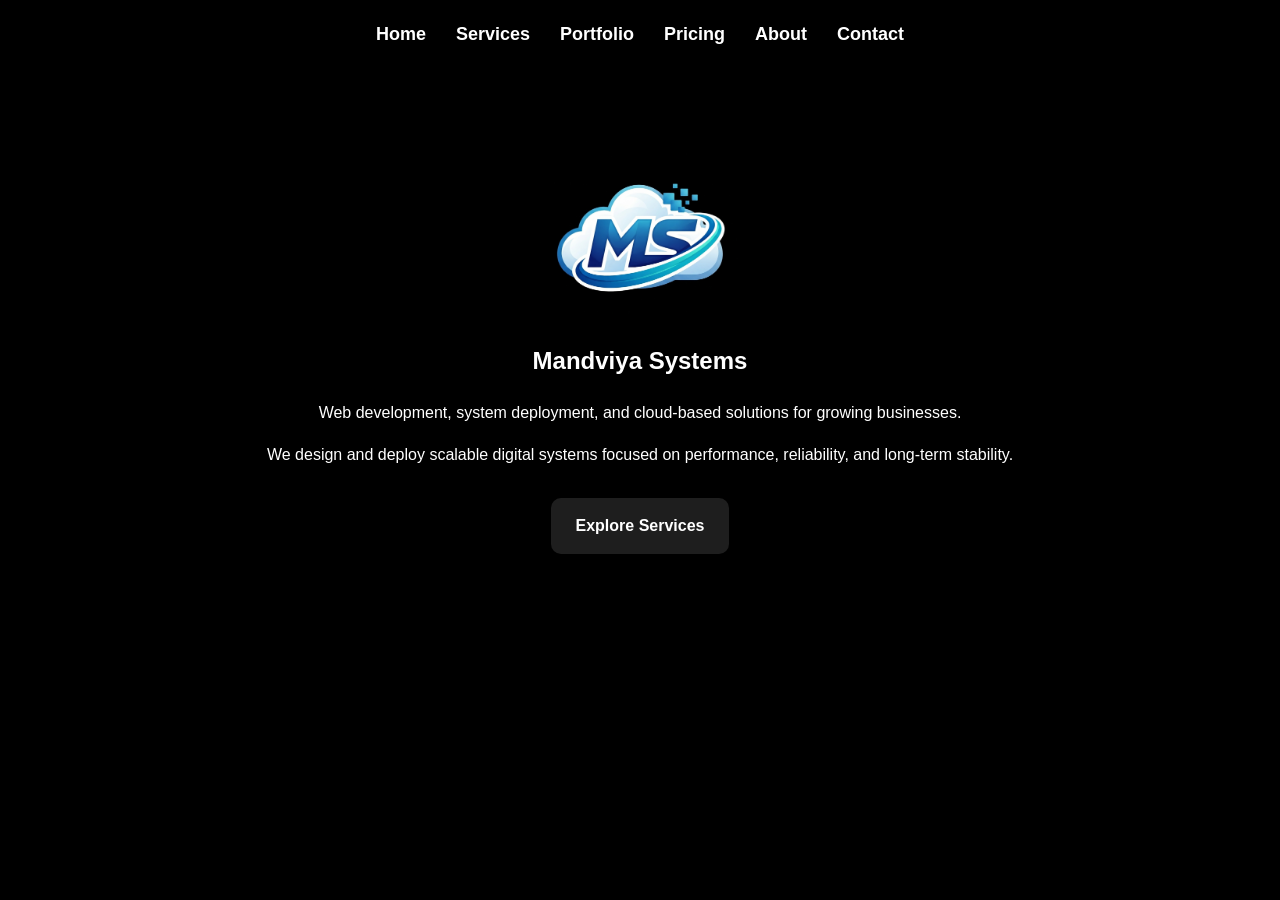
<file: index.html>
<!DOCTYPE html>
<html lang="en">
<head>
  <meta charset="UTF-8">
  <meta name="viewport" content="width=device-width, initial-scale=1.0">
  <title>Mandviya Systems</title>

  <link rel="icon" href="favicon.png" type="image/png" />
  <link rel="stylesheet" href="styles.css">

  <!-- Font Awesome -->
  <link rel="stylesheet" href="https://cdnjs.cloudflare.com/ajax/libs/font-awesome/6.5.1/css/all.min.css">
</head>

<body>

<header>
  <nav class="navbar">
    <ul>
      <li><a href="index.html">Home</a></li>
      <li><a href="services.html">Services</a></li>
      <li><a href="portfolio.html">Portfolio</a></li>
      <li><a href="pricing.html">Pricing</a></li>
      <li><a href="about.html">About</a></li>
      <li><a href="contact.html">Contact</a></li>
    </ul>
  </nav>
</header>

<!-- HERO -->
<section id="home">

  <img src="Logo.png" alt="Mandviya Systems Logo" class="home-logo">

  <h1>Mandviya Systems</h1>

  <p class="tagline">
    Web development, system deployment, and cloud-based solutions for growing businesses.
  </p>

  <p>
    We design and deploy scalable digital systems focused on performance, reliability, and long-term stability.
  </p>

  <a href="services.html" class="cta-button">Explore Services</a>

</section>

</body>
</html>
</file>
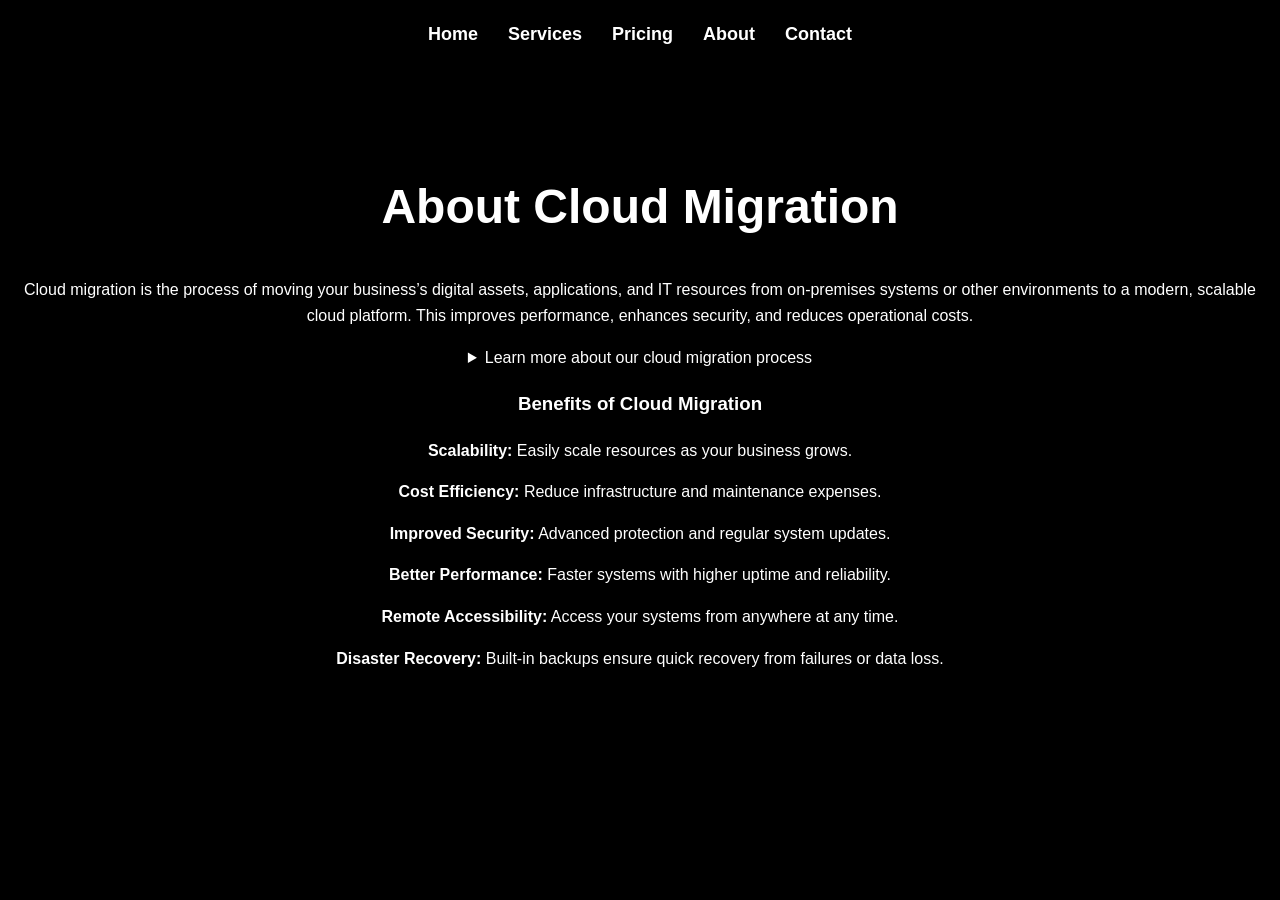
<file: about-cloud-migration.html>
<!DOCTYPE html>
<html lang="en">
<head>
  <meta charset="UTF-8">
  <meta name="viewport" content="width=device-width, initial-scale=1.0">
  <title>About Cloud Migration - Mandviya Systems</title>
  <link rel="icon" href="favicon.png" type="image/png">
  <link rel="stylesheet" href="styles.css">
  <link rel="stylesheet" href="https://cdnjs.cloudflare.com/ajax/libs/font-awesome/6.5.1/css/all.min.css">
  <link href="https://cdn.jsdelivr.net/npm/aos@2.3.4/dist/aos.css" rel="stylesheet">
</head>
<body>

<!-- Navigation -->
<header>
  <nav class="navbar">
    <ul>
    <li><a href="index.html">Home</a></li>
    <li><a href="services.html">Services</a></li>
    <li><a href="pricing.html">Pricing</a></li>
    <li><a href="about.html">About</a></li>
    <li><a href="contact.html">Contact</a></li>
  
    </ul>
  </nav>
</header>

<!-- Cloud Migration Section -->
<section id="about-cloud" data-aos="fade-up">
  <h1 class="section-title">About Cloud Migration</h1>

  <!-- Summary -->
  <p data-aos="fade-up" data-aos-delay="100">
    Cloud migration is the process of moving your business’s digital assets, applications, and IT resources 
    from on-premises systems or other environments to a modern, scalable cloud platform. 
    This improves performance, enhances security, and reduces operational costs.
  </p>

  <!-- Process Dropdown -->
  <details data-aos="fade-up" data-aos-delay="200">
    <summary>Learn more about our cloud migration process</summary>

    <div class="cloud-migration-details">
      <h3>Step 1: Assessment</h3>
      <p>We evaluate your current systems, workloads, and business requirements to build a tailored migration plan.</p>

      <h3>Step 2: Planning & Strategy</h3>
      <p>A structured roadmap is created, selecting the right cloud platform and defining security and deployment strategies.</p>

      <h3>Step 3: Migration & Testing</h3>
      <p>Your data and applications are securely migrated and thoroughly tested to ensure performance and reliability.</p>

      <h3>Step 4: Optimization & Monitoring</h3>
      <p>We optimize your cloud environment for efficiency and continuously monitor systems to maintain performance and security.</p>
    </div>
  </details>

  <!-- Benefits Section (SEPARATE) -->
  <h3 data-aos="fade-up" data-aos-delay="300">Benefits of Cloud Migration</h3>

  <div class="cloud-benefits" data-aos="fade-up" data-aos-delay="400">
    <p><strong>Scalability:</strong> Easily scale resources as your business grows.</p>

    <p><strong>Cost Efficiency:</strong> Reduce infrastructure and maintenance expenses.</p>

    <p><strong>Improved Security:</strong> Advanced protection and regular system updates.</p>

    <p><strong>Better Performance:</strong> Faster systems with higher uptime and reliability.</p>

    <p><strong>Remote Accessibility:</strong> Access your systems from anywhere at any time.</p>

    <p><strong>Disaster Recovery:</strong> Built-in backups ensure quick recovery from failures or data loss.</p>
  </div>

</section>

<!-- AOS JS -->
<script src="https://cdn.jsdelivr.net/npm/aos@2.3.4/dist/aos.js"></script>
<script>
  document.addEventListener("DOMContentLoaded", function() {
    AOS.init({
      duration: 800,
      once: true
    });
  });
</script>

</body>
</html>
</file>
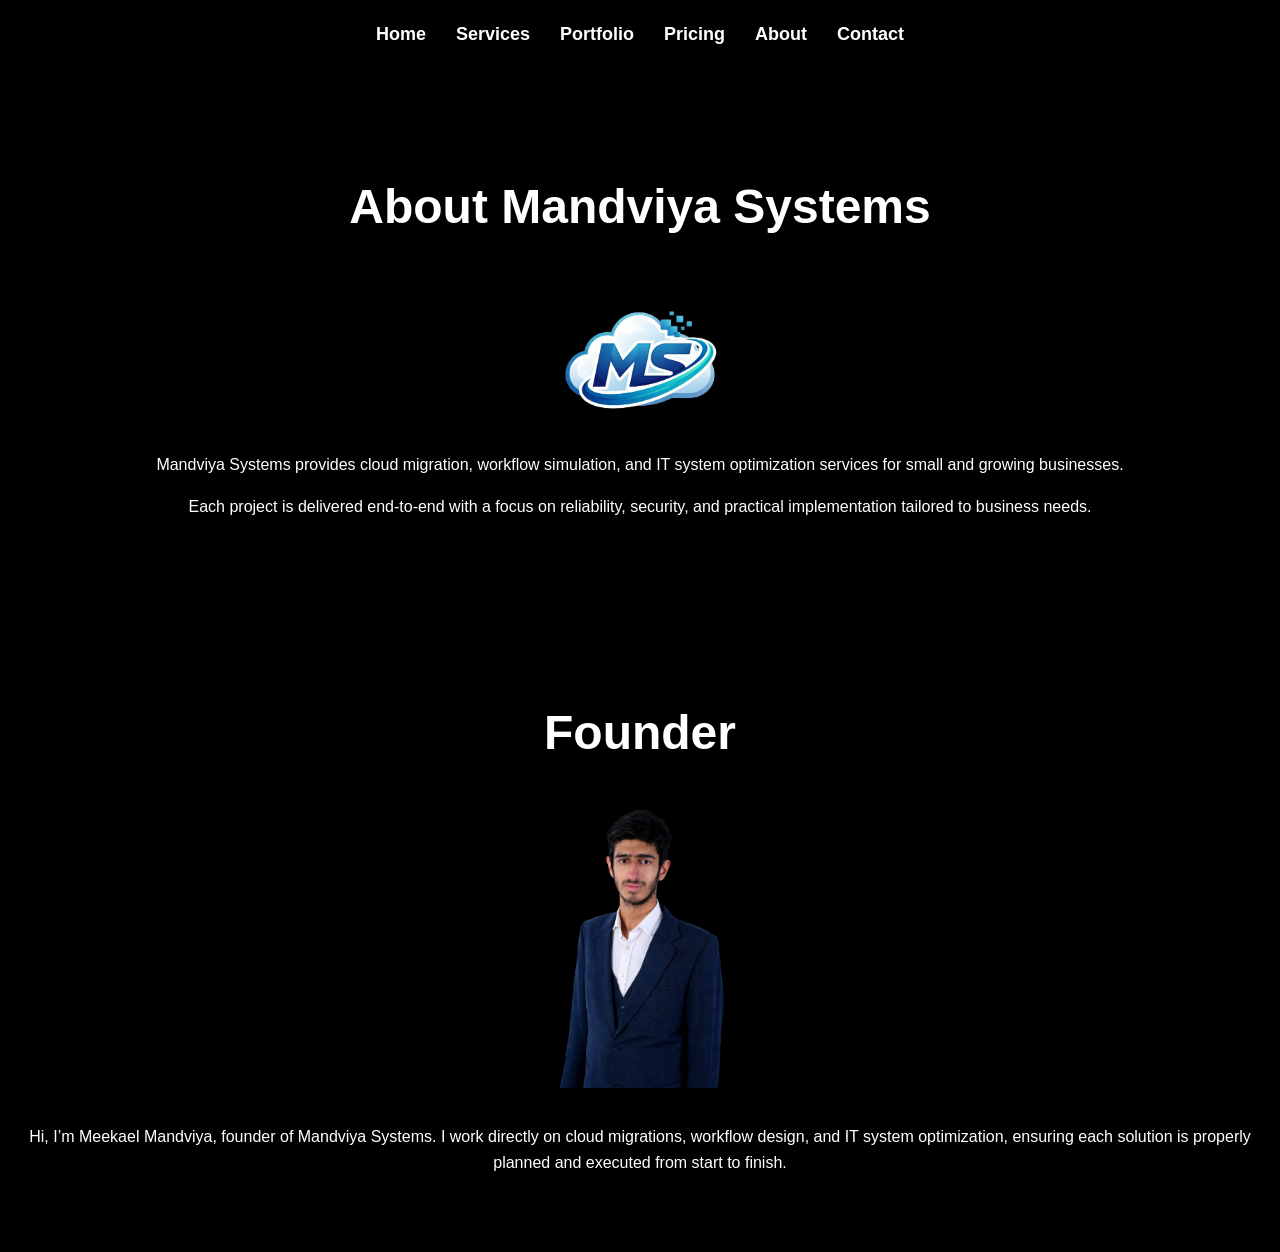
<file: about.html>
<!DOCTYPE html>
<html lang="en">
<head>
  <meta charset="UTF-8">
  <meta name="viewport" content="width=device-width, initial-scale=1.0">
  <title>About Mandviya Systems</title>

  <link rel="icon" href="favicon.png" type="image/png" />
  <link rel="stylesheet" href="styles.css">

  <!-- Font Awesome -->
  <link rel="stylesheet" href="https://cdnjs.cloudflare.com/ajax/libs/font-awesome/6.5.1/css/all.min.css">
</head>

<body>

<header>
  <nav class="navbar">
    <ul>
      <li><a href="index.html">Home</a></li>
      <li><a href="services.html">Services</a></li>
      <li><a href="portfolio.html">Portfolio</a></li>
      <li><a href="pricing.html">Pricing</a></li>
      <li><a href="about.html">About</a></li>
      <li><a href="contact.html">Contact</a></li>
    </ul>
  </nav>
</header>

<!-- ABOUT COMPANY -->
<section id="about-ms">

  <h1 class="section-title">About Mandviya Systems</h1>

  <img src="Logo.png" alt="Mandviya Systems Logo" class="about-logo">

  <p>
    Mandviya Systems provides cloud migration, workflow simulation, and IT system optimization services for small and growing businesses.
  </p>

  <p>
    Each project is delivered end-to-end with a focus on reliability, security, and practical implementation tailored to business needs.
  </p>

</section>

<!-- FOUNDER -->
<section id="about-founder">

  <h1 class="section-title">Founder</h1>

  <div class="founder-content">

    <img src="meekael.png"  alt="Meekael Mandviya" class="about-pic">

    <p>
      Hi, I’m Meekael Mandviya, founder of Mandviya Systems. I work directly on cloud migrations, workflow design, and IT system optimization, ensuring each solution is properly planned and executed from start to finish.
    </p>

  </div>

</section>

</body>
</html>
</file>
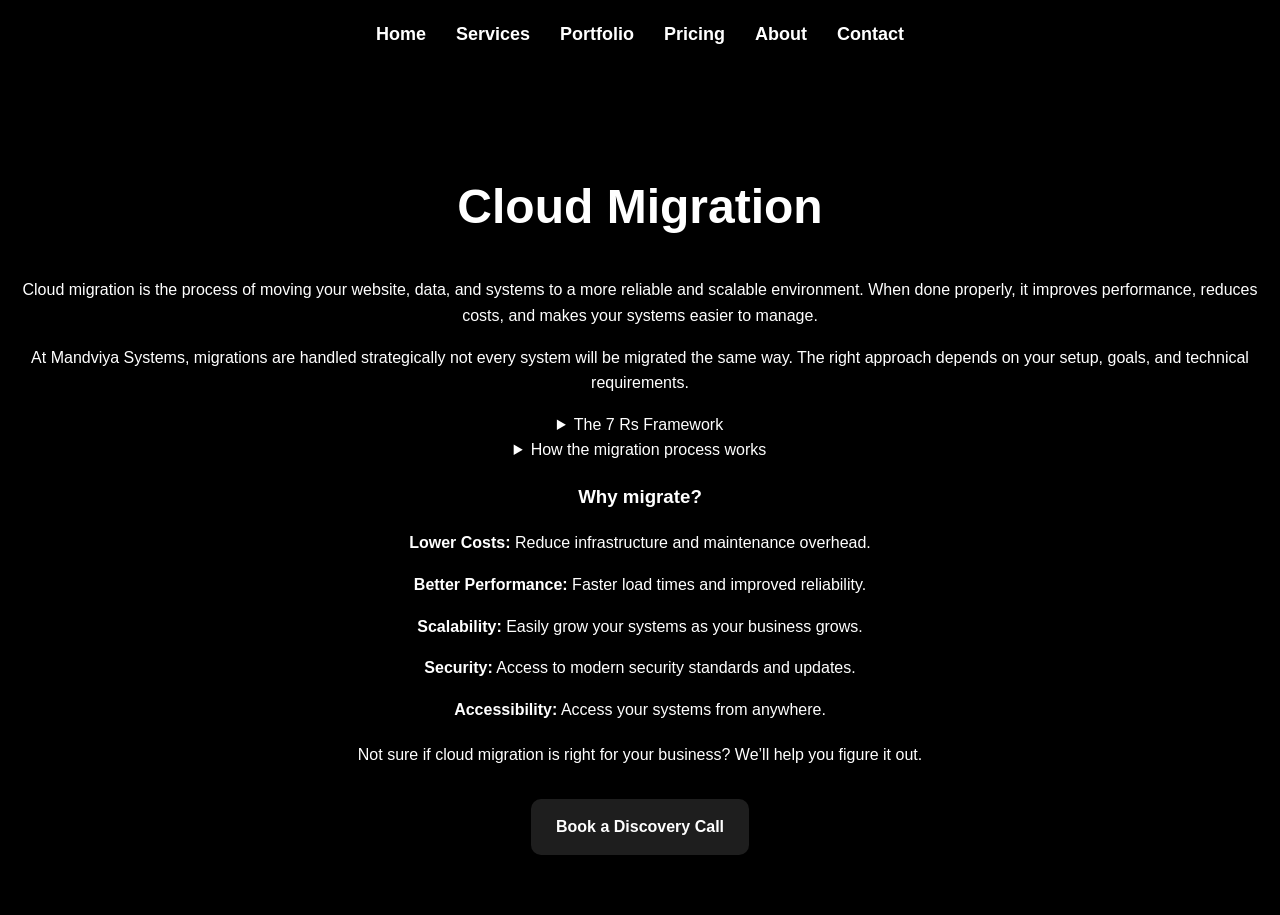
<file: cloud-migration-explained.html>
<!DOCTYPE html>
<html lang="en">
<head>
  <meta charset="UTF-8">
  <meta name="viewport" content="width=device-width, initial-scale=1.0">
  <title>Cloud Migration - Mandviya Systems</title>

  <link rel="icon" href="favicon.png" type="image/png">
  <link rel="stylesheet" href="styles.css">
  <link rel="stylesheet" href="https://cdnjs.cloudflare.com/ajax/libs/font-awesome/6.5.1/css/all.min.css">
  <link href="https://cdn.jsdelivr.net/npm/aos@2.3.4/dist/aos.css" rel="stylesheet">
</head>

<body>

<header>
  <nav class="navbar">
    <ul>
      <li><a href="index.html">Home</a></li>
      <li><a href="services.html">Services</a></li>
      <li><a href="portfolio.html">Portfolio</a></li>
      <li><a href="pricing.html">Pricing</a></li>
      <li><a href="about.html">About</a></li>
      <li><a href="contact.html">Contact</a></li>
    </ul>
  </nav>
</header>

<section id="cloud-migration" data-aos="fade-up">

  <h1 class="section-title">Cloud Migration</h1>

  <p>
    Cloud migration is the process of moving your website, data, and systems to a more reliable and scalable environment.
    When done properly, it improves performance, reduces costs, and makes your systems easier to manage.
  </p>

  <p>
    At Mandviya Systems, migrations are handled strategically not every system will be migrated the same way.
    The right approach depends on your setup, goals, and technical requirements.
  </p>

  <!-- 7 Rs -->
  <details data-aos="fade-up">
    <summary>The 7 Rs Framework</summary>

    <div class="cloud-migration-details">

      <p>
        We use the industry-standard <strong>7 Rs framework</strong> to determine the best migration path for your systems.
      </p>

      <h3>Rehost</h3>
      <p>Move systems to the cloud with minimal changes.</p>

      <h3>Replatform</h3>
      <p>Make small improvements during migration to improve performance or reliability.</p>

      <h3>Repurchase</h3>
      <p>Replace existing systems with modern cloud-based solutions.</p>

      <h3>Refactor</h3>
      <p>Redesign systems to fully take advantage of cloud capabilities.</p>

      <h3>Retain</h3>
      <p>Keep certain systems where they are if moving them does not make sense.</p>

      <h3>Retire</h3>
      <p>Remove systems that are no longer needed or useful.</p>

      <h3>Relocate</h3>
      <p>Move entire environments without major architectural changes.</p>

    </div>
  </details>

  <!-- Process -->
  <details data-aos="fade-up">
    <summary>How the migration process works</summary>

    <div class="cloud-migration-details">

      <h3>1. Assessment</h3>
      <p>We review your current systems, workloads, and requirements.</p>

      <h3>2. Strategy</h3>
      <p>We determine the best migration approach using the 7 Rs framework.</p>

      <h3>3. Migration</h3>
      <p>Your systems are moved using secure, platform-based tools.</p>

      <h3>4. Testing & Stabilization</h3>
      <p>We verify everything works correctly and resolve any issues.</p>

    </div>
  </details>

  <!-- Benefits -->
  <h3 data-aos="fade-up">Why migrate?</h3>

  <div class="cloud-benefits" data-aos="fade-up">

    <p><strong>Lower Costs:</strong> Reduce infrastructure and maintenance overhead.</p>

    <p><strong>Better Performance:</strong> Faster load times and improved reliability.</p>

    <p><strong>Scalability:</strong> Easily grow your systems as your business grows.</p>

    <p><strong>Security:</strong> Access to modern security standards and updates.</p>

    <p><strong>Accessibility:</strong> Access your systems from anywhere.</p>

  </div>

  <!-- CTA -->
  <p style="margin-top: 20px;">
    Not sure if cloud migration is right for your business? We’ll help you figure it out.
  </p>

  <a href="https://calendar.app.google/hJGPdHDZ1YkxG2jFA" class="cta-button" target="_blank">
    Book a Discovery Call
  </a>

</section>

<script src="https://cdn.jsdelivr.net/npm/aos@2.3.4/dist/aos.js"></script>
<script>
  AOS.init({
    duration: 800,
    once: true
  });
</script>

</body>
</html>
</file>
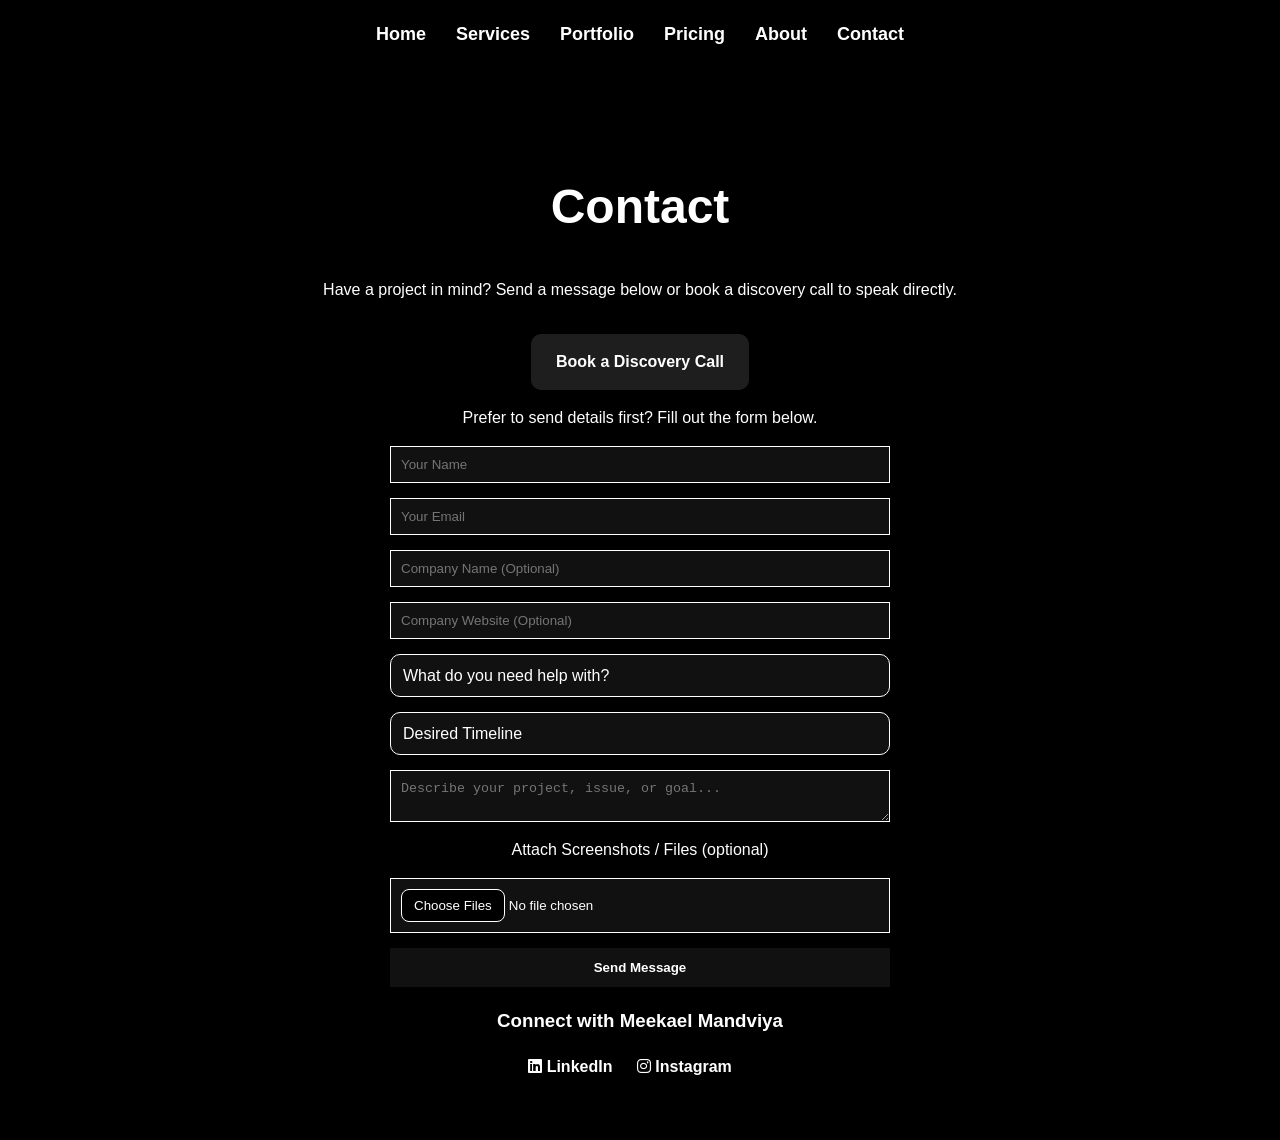
<file: contact.html>
<!DOCTYPE html>
<html lang="en">
<head>
  <meta charset="UTF-8" />
  <meta name="viewport" content="width=device-width, initial-scale=1.0" />
  <title>Contact - Mandviya Systems</title>

  <link rel="icon" href="favicon.png" type="image/png" />
  <link rel="stylesheet" href="styles.css" />

  <link rel="stylesheet" href="https://cdnjs.cloudflare.com/ajax/libs/font-awesome/6.5.1/css/all.min.css" />
  <link href="https://cdn.jsdelivr.net/npm/aos@2.3.4/dist/aos.css" rel="stylesheet" />
</head>

<body>

<header>
  <nav class="navbar">
    <ul>
      <li><a href="index.html">Home</a></li>
      <li><a href="services.html">Services</a></li>
      <li><a href="portfolio.html">Portfolio</a></li>
      <li><a href="pricing.html">Pricing</a></li>
      <li><a href="about.html">About</a></li>
      <li><a href="contact.html">Contact</a></li>
    </ul>
  </nav>
</header>

<main>
<section id="contact" data-aos="fade-up">

  <h1 class="section-title">Contact</h1>

  <p>
    Have a project in mind? Send a message below or book a discovery call to speak directly.
  </p>

  <!-- PRIMARY CTA -->
  <a href="https://calendar.app.google/hJGPdHDZ1YkxG2jFA" class="cta-button" target="_blank">
    Book a Discovery Call
  </a>

  <p style="margin: 15px 0;">
    Prefer to send details first? Fill out the form below.
  </p>

  <p id="form-status"></p>

  <form id="contact-form" action="https://formspree.io/f/xkokznql" method="POST">

    <input type="text" name="name" placeholder="Your Name" required />
    <input type="email" name="email" placeholder="Your Email" required />

    <input type="text" name="company" placeholder="Company Name (Optional)" />
    <input type="url" name="website" placeholder="Company Website (Optional)" />

    <!-- SERVICE TYPE -->
    <select name="service" required>
      <option value="">What do you need help with?</option>
      <option>Website Creation</option>
      <option>Website Deployment</option>
      <option>Cloud Migration</option>
      <option>Post-Migration Support</option>
      <option>Not Sure Yet</option>
    </select>

    <!-- TIMELINE -->
    <select name="timeline" id="timeline" required>
      <option value="">Desired Timeline</option>
      <option>ASAP</option>
      <option>This Week</option>
      <option>This Month</option>
      <option>1–3 Months</option>
      <option>Flexible</option>
      <option value="custom">Custom Timeline</option>
      <option>Just Exploring</option>
    </select>

    <!-- CUSTOM TIMELINE -->
    <input
      type="text"
      name="custom_timeline"
      id="custom_timeline"
      placeholder="Enter your custom timeline..."
      style="display:none;"
    />

    <!-- MESSAGE -->
    <textarea
      name="message"
      placeholder="Describe your project, issue, or goal..."
      required
    ></textarea>

    <!-- FILE UPLOAD -->
    <label class="file-label">Attach Screenshots / Files (optional)</label>
    <input
      type="file"
      name="files"
      multiple
      accept="image/*,.pdf,.png,.jpg,.jpeg"
    />

    <button type="submit" id="submit-btn">Send Message</button>

  </form>

  <div class="social-links">
    <h3>Connect with Meekael Mandviya</h3>

    <a href="https://www.linkedin.com/in/meekael-mandviya" target="_blank">
      <i class="fab fa-linkedin"></i> LinkedIn
    </a>

    <a href="https://www.instagram.com/meekael_mandviya" target="_blank">
      <i class="fab fa-instagram"></i> Instagram
    </a>
  </div>

</section>
</main>

<script src="https://cdn.jsdelivr.net/npm/aos@2.3.4/dist/aos.js"></script>

<script>
AOS.init({ duration: 800, once: true });

document.getElementById("timeline").addEventListener("change", function () {
  const custom = document.getElementById("custom_timeline");

  if (this.value === "custom") {
    custom.style.display = "block";
    custom.required = true;
  } else {
    custom.style.display = "none";
    custom.required = false;
    custom.value = "";
  }
});

const form = document.getElementById("contact-form");
const status = document.getElementById("form-status");
const button = document.getElementById("submit-btn");

form.addEventListener("submit", async (e) => {
  e.preventDefault();

  button.disabled = true;
  button.textContent = "Sending...";
  status.textContent = "";

  try {
    const res = await fetch(form.action, {
      method: "POST",
      body: new FormData(form),
      headers: { Accept: "application/json" }
    });

    if (res.ok) {
      status.textContent = "Message sent successfully.";
      form.reset();
      document.getElementById("custom_timeline").style.display = "none";
    } else {
      status.textContent = "Something went wrong. Try again.";
    }

  } catch {
    status.textContent = "Network error. Try again.";
  }

  button.disabled = false;
  button.textContent = "Send Message";
});
</script>

</body>
</html>
</file>
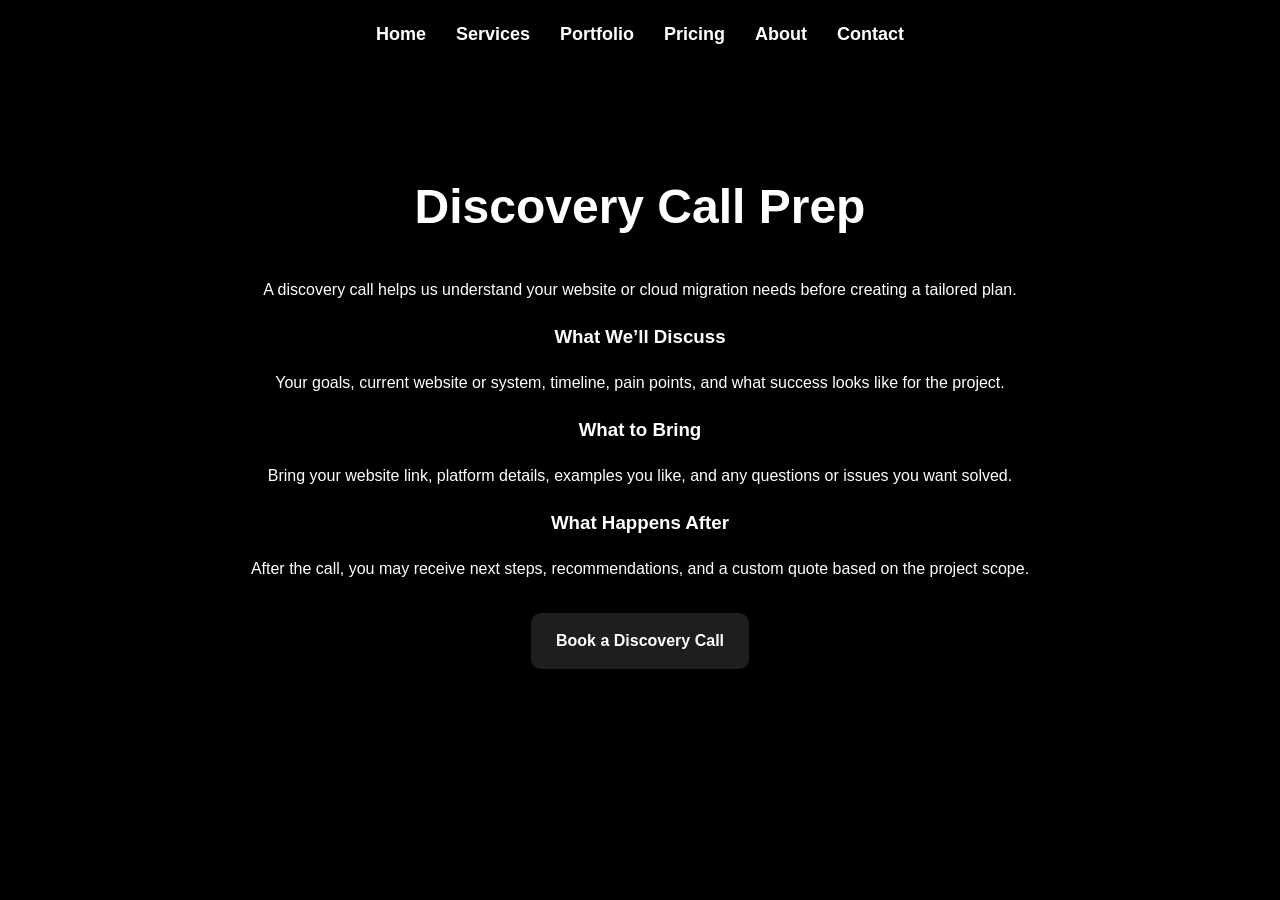
<file: discovery-call-prep.html>
<!DOCTYPE html>
<html lang="en">
<head>
  <meta charset="UTF-8">
  <meta name="viewport" content="width=device-width, initial-scale=1.0">
  <title>Discovery Call Prep - Mandviya Systems</title>
  <meta name="description" content="Prepare for your Mandviya Systems discovery call. Learn what to bring, what we discuss, and what happens after the call.">

  <link rel="icon" href="favicon.png" type="image/png">
  <link rel="stylesheet" href="styles.css">
</head>

<body>

<header>
  <nav class="navbar">
    <ul>
      <li><a href="index.html">Home</a></li>
      <li><a href="services.html">Services</a></li>
      <li><a href="portfolio.html">Portfolio</a></li>
      <li><a href="pricing.html">Pricing</a></li>
      <li><a href="about.html">About</a></li>
      <li><a href="contact.html">Contact</a></li>
    </ul>
  </nav>
</header>

<section>
  <h1 class="section-title">Discovery Call Prep</h1>

  <p>
    A discovery call helps us understand your website or cloud migration needs before creating a tailored plan.
  </p>

  <h3>What We’ll Discuss</h3>
  <p>Your goals, current website or system, timeline, pain points, and what success looks like for the project.</p>

  <h3>What to Bring</h3>
  <p>Bring your website link, platform details, examples you like, and any questions or issues you want solved.</p>

  <h3>What Happens After</h3>
  <p>After the call, you may receive next steps, recommendations, and a custom quote based on the project scope.</p>

  <a href="https://calendar.app.google/hJGPdHDZ1YkxG2jFA" class="cta-button" target="_blank">
    Book a Discovery Call
  </a>
</section>

</body>
</html>
</file>
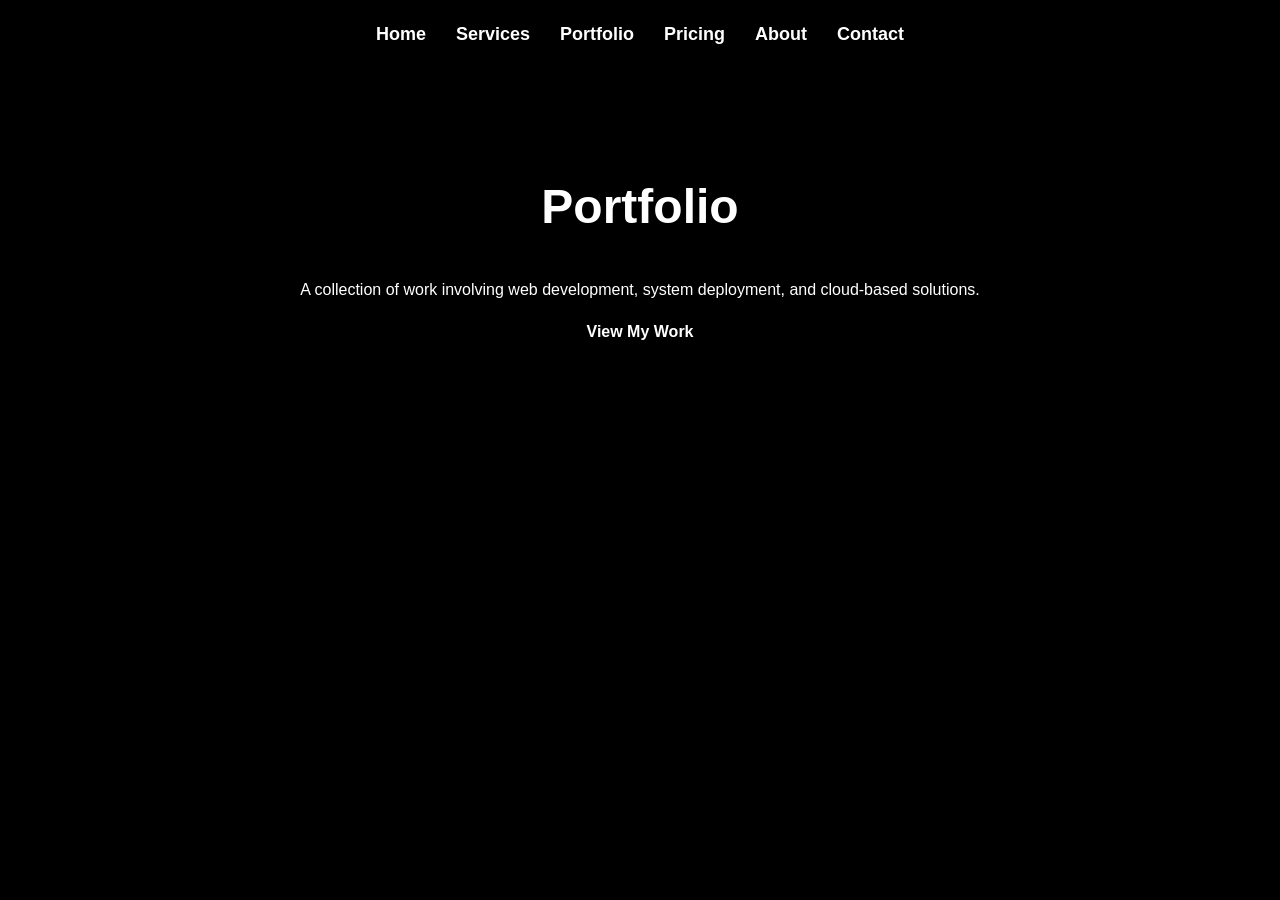
<file: portfolio.html>
<!DOCTYPE html>
<html lang="en">
<head>
  <meta charset="UTF-8">
  <meta name="viewport" content="width=device-width, initial-scale=1.0">
  <title>Portfolio - Meekael Mandviya</title>

  <link rel="icon" href="favicon.png" type="image/png">
  <link rel="stylesheet" href="styles.css">
</head>

<body>

<header>
  <nav class="navbar">
    <ul>
      <li><a href="index.html">Home</a></li>
      <li><a href="services.html">Services</a></li>
      <li><a href="portfolio.html">Portfolio</a></li>
      <li><a href="pricing.html">Pricing</a></li>
      <li><a href="about.html">About</a></li>
      <li><a href="contact.html">Contact</a></li>
    </ul>
  </nav>
</header>

<section id="portfolio">

  <h1 class="section-title">Portfolio</h1>

  <p>
    A collection of work involving web development, system deployment, and cloud-based solutions.
  </p>

  <a href="https://docs.google.com/document/d/1vjL1WNDpqaolVZlUnemQkGtxBZtOcfVc6WpPXt4mdJQ/edit?usp=sharing" 
     target="_blank" 
     class="portfolio-link">
    View My Work
  </a>

</section>

</body>
</html>
</file>
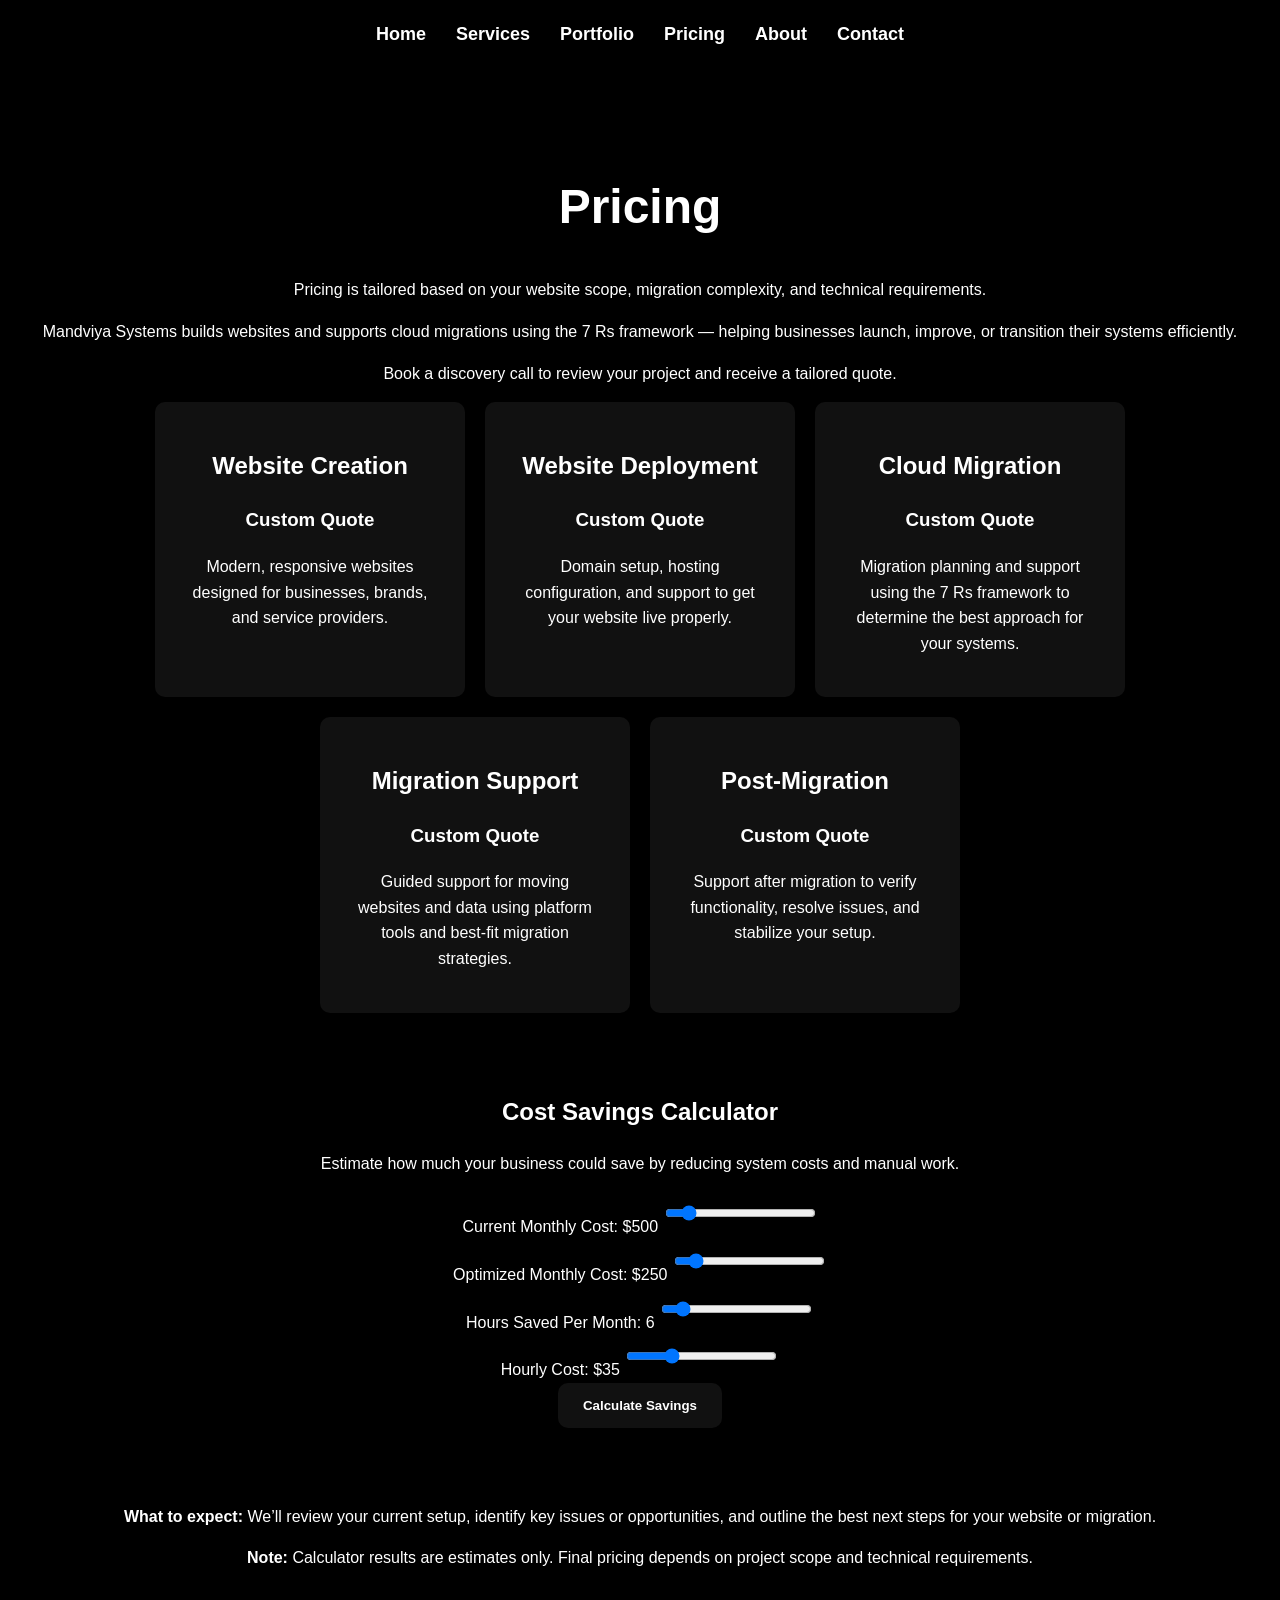
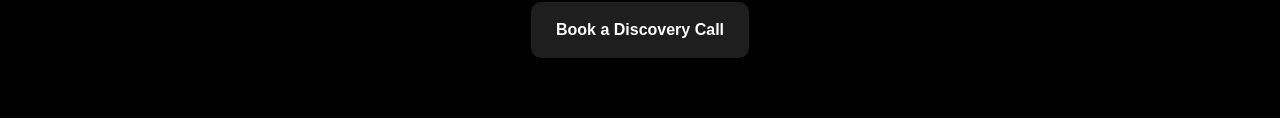
<file: pricing.html>
<!DOCTYPE html>
<html lang="en">
<head>
  <meta charset="UTF-8">
  <meta name="viewport" content="width=device-width, initial-scale=1.0">
  <title>Pricing - Mandviya Systems</title>

  <link rel="icon" href="favicon.png" type="image/png">
  <link rel="stylesheet" href="styles.css">
  <link rel="stylesheet" href="https://cdnjs.cloudflare.com/ajax/libs/font-awesome/6.5.1/css/all.min.css">
  <link href="https://cdn.jsdelivr.net/npm/aos@2.3.4/dist/aos.css" rel="stylesheet">
</head>

<body>

<header>
  <nav class="navbar">
    <ul>
      <li><a href="index.html">Home</a></li>
      <li><a href="services.html">Services</a></li>
      <li><a href="portfolio.html">Portfolio</a></li>
      <li><a href="pricing.html">Pricing</a></li>
      <li><a href="about.html">About</a></li>
      <li><a href="contact.html">Contact</a></li>
    </ul>
  </nav>
</header>

<section id="pricing" data-aos="fade-up">

  <h1 class="section-title">Pricing</h1>

  <p>
    Pricing is tailored based on your website scope, migration complexity, and technical requirements.
  </p>

  <p>
    Mandviya Systems builds websites and supports cloud migrations using the 7 Rs framework — helping businesses launch, improve, or transition their systems efficiently.
  </p>

  <p>
    Book a discovery call to review your project and receive a tailored quote.
  </p>

  <div class="pricing-container">

    <div class="pricing-card">
      <h2>Website Creation</h2>
      <h3>Custom Quote</h3>
      <p>Modern, responsive websites designed for businesses, brands, and service providers.</p>
    </div>

    <div class="pricing-card">
      <h2>Website Deployment</h2>
      <h3>Custom Quote</h3>
      <p>Domain setup, hosting configuration, and support to get your website live properly.</p>
    </div>

    <div class="pricing-card">
      <h2>Cloud Migration</h2>
      <h3>Custom Quote</h3>
      <p>Migration planning and support using the 7 Rs framework to determine the best approach for your systems.</p>
    </div>

    <div class="pricing-card">
      <h2>Migration Support</h2>
      <h3>Custom Quote</h3>
      <p>Guided support for moving websites and data using platform tools and best-fit migration strategies.</p>
    </div>

    <div class="pricing-card">
      <h2>Post-Migration</h2>
      <h3>Custom Quote</h3>
      <p>Support after migration to verify functionality, resolve issues, and stabilize your setup.</p>
    </div>

  </div>

  <section id="calculator" data-aos="fade-up">

    <h2>Cost Savings Calculator</h2>

    <p>
      Estimate how much your business could save by reducing system costs and manual work.
    </p>

    <div class="calc-group">
      <label>Current Monthly Cost: $<span id="currentCostValue">500</span></label>
      <input type="range" id="currentCost" min="0" max="10000" step="50" value="500">
    </div>

    <div class="calc-group">
      <label>Optimized Monthly Cost: $<span id="newCostValue">250</span></label>
      <input type="range" id="newCost" min="0" max="10000" step="50" value="250">
    </div>

    <div class="calc-group">
      <label>Hours Saved Per Month: <span id="hoursSavedValue">6</span></label>
      <input type="range" id="hoursSaved" min="0" max="200" step="1" value="6">
    </div>

    <div class="calc-group">
      <label>Hourly Cost: $<span id="hourlyRateValue">35</span></label>
      <input type="range" id="hourlyRate" min="0" max="150" step="5" value="35">
    </div>

    <button onclick="calculateSavings()">Calculate Savings</button>

    <div id="result"></div>

  </section>

  <p>
    <strong>What to expect:</strong> We’ll review your current setup, identify key issues or opportunities,
    and outline the best next steps for your website or migration.
  </p>

  <p>
    <strong>Note:</strong> Calculator results are estimates only. Final pricing depends on project scope and technical requirements.
  </p>

  <!-- MAIN CTA -->
  <a href="https://calendar.app.google/hJGPdHDZ1YkxG2jFA" class="cta-button" target="_blank">
    Book a Discovery Call
  </a>

  

</section>

<script>
const sliders = ["currentCost", "newCost", "hoursSaved", "hourlyRate"];

sliders.forEach(id => {
  const slider = document.getElementById(id);
  const output = document.getElementById(id + "Value");

  slider.addEventListener("input", () => {
    output.textContent = slider.value;
  });
});

function calculateSavings() {
  const current = Number(document.getElementById("currentCost").value);
  const optimized = Number(document.getElementById("newCost").value);
  const hours = Number(document.getElementById("hoursSaved").value);
  const rate = Number(document.getElementById("hourlyRate").value);

  const monthly = (current - optimized) + (hours * rate);
  const yearly = monthly * 12;

  const result = document.getElementById("result");

  result.innerHTML =
    "<strong>Potential Monthly Savings:</strong> $" + monthly.toFixed(0) +
    "<br><strong>Potential Annual Savings:</strong> $" + yearly.toFixed(0) +
    "<br><br><strong>What this means:</strong> Your business could potentially save about $" +
    monthly.toFixed(0) + " each month and $" +
    yearly.toFixed(0) + " per year by lowering costs and improving efficiency.";

  result.classList.add("show");
}
</script>

<script src="https://cdn.jsdelivr.net/npm/aos@2.3.4/dist/aos.js"></script>
<script>
AOS.init({
  duration: 800,
  once: true
});
</script>

</body>
</html>
</file>
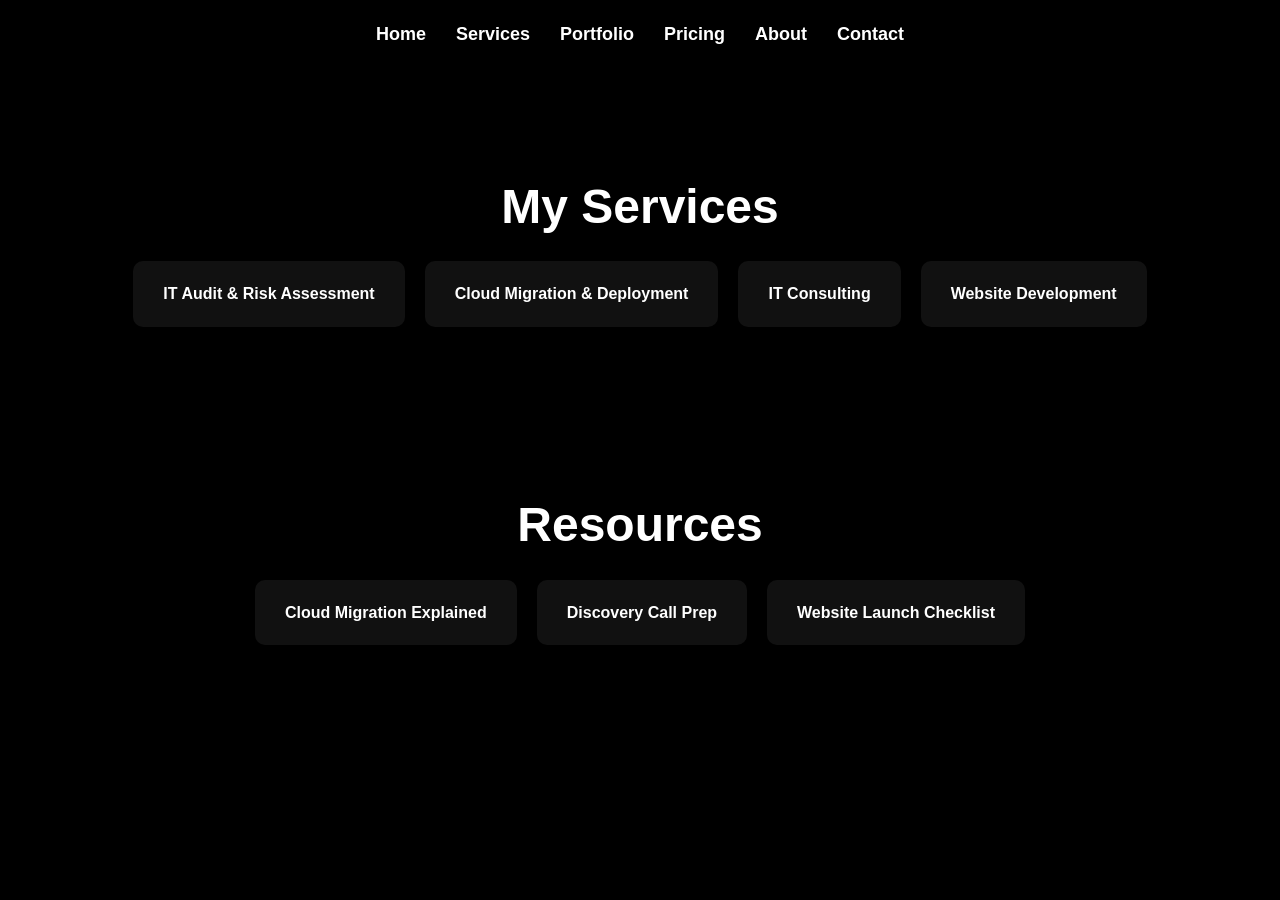
<file: services.html>
<!DOCTYPE html>
<html lang="en">
<head>
  <meta charset="UTF-8">
  <meta name="viewport" content="width=device-width, initial-scale=1.0">

  <title>Services - Mandviya Systems</title>

  <link rel="icon" href="favicon.png" type="image/png">
  <link rel="stylesheet" href="styles.css">

  <!-- Font Awesome (optional if you use icons elsewhere) -->
  <link rel="stylesheet" href="https://cdnjs.cloudflare.com/ajax/libs/font-awesome/6.5.1/css/all.min.css">
</head>

<body>

<header>
  <nav class="navbar">
    <ul>
      <li><a href="index.html">Home</a></li>
      <li><a href="services.html" class="active">Services</a></li>
      <li><a href="portfolio.html">Portfolio</a></li>
      <li><a href="pricing.html">Pricing</a></li>
      <li><a href="about.html">About</a></li>
      <li><a href="contact.html">Contact</a></li>
    </ul>
  </nav>
</header>

<main>

<!-- SERVICES SECTION -->
<section id="services">
  <h2 class="section-title">My Services</h2>

  <div class="services-container">
    <a href="contact.html" class="service-card">IT Audit & Risk Assessment</a>
    <a href="contact.html" class="service-card">Cloud Migration & Deployment</a>
    <a href="contact.html" class="service-card">IT Consulting</a>
    <a href="contact.html" class="service-card">Website Development</a>
  </div>
</section>

<!-- RESOURCES SECTION -->
<section id="resources">
  <h2 class="section-title">Resources</h2>

  <div class="services-container">
    <a href="cloud-migration-explained.html" class="service-card">
      Cloud Migration Explained
    </a>
    <a href="discovery-call-prep.html" class="service-card">
  Discovery Call Prep
</a>

<a href="website-launch-checklist.html" class="service-card">
  Website Launch Checklist
</a>
  </div>
</section>

</main>

</body>
</html>
</file>
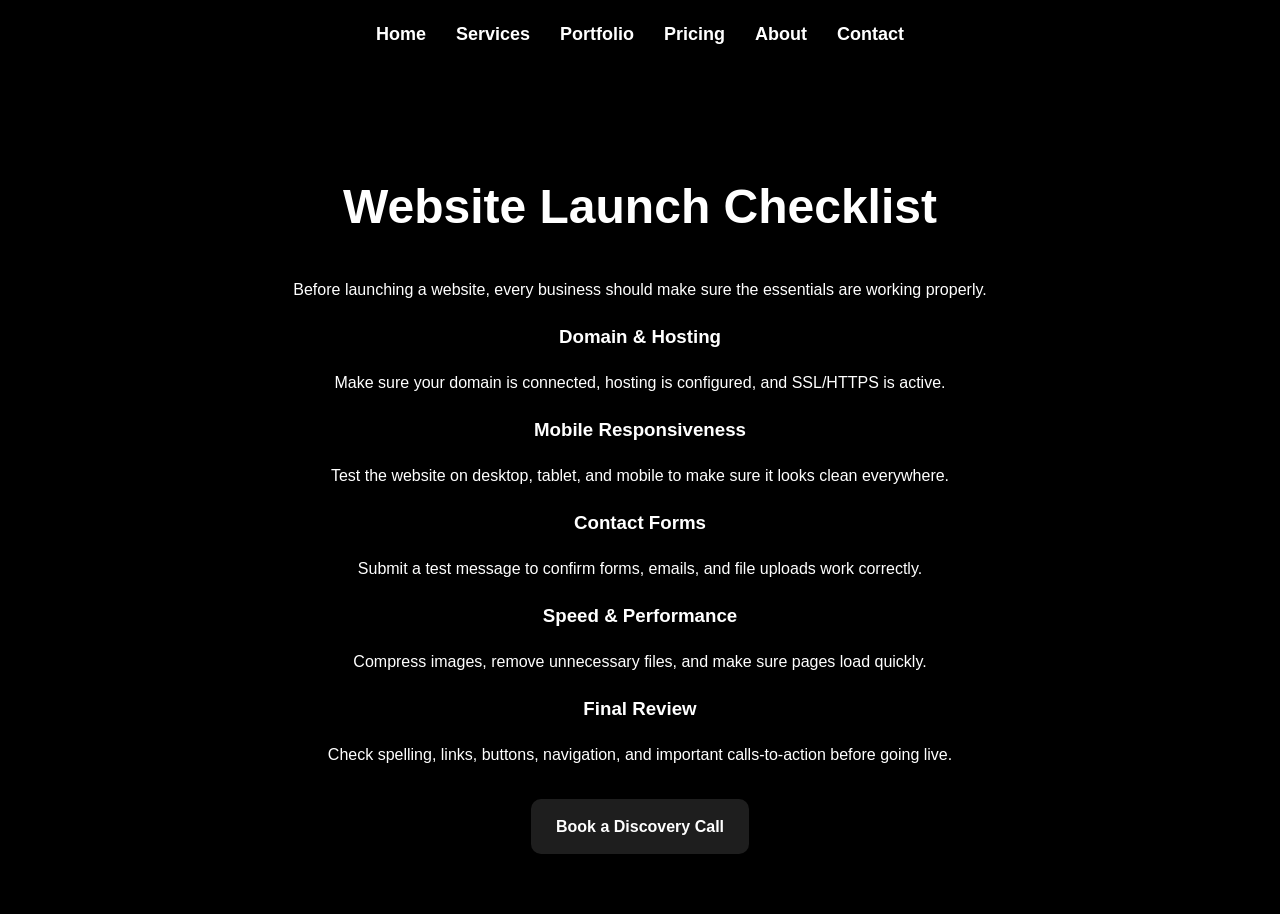
<file: website-launch-checklist.html>
<!DOCTYPE html>
<html lang="en">
<head>
  <meta charset="UTF-8">
  <meta name="viewport" content="width=device-width, initial-scale=1.0">
  <title>Website Launch Checklist - Mandviya Systems</title>
  <meta name="description" content="A simple website launch checklist covering domains, hosting, mobile responsiveness, contact forms, speed, and final testing.">

  <link rel="icon" href="favicon.png" type="image/png">
  <link rel="stylesheet" href="styles.css">
</head>

<body>

<header>
  <nav class="navbar">
    <ul>
      <li><a href="index.html">Home</a></li>
      <li><a href="services.html">Services</a></li>
      <li><a href="portfolio.html">Portfolio</a></li>
      <li><a href="pricing.html">Pricing</a></li>
      <li><a href="about.html">About</a></li>
      <li><a href="contact.html">Contact</a></li>
    </ul>
  </nav>
</header>

<section>
  <h1 class="section-title">Website Launch Checklist</h1>

  <p>
    Before launching a website, every business should make sure the essentials are working properly.
  </p>

  <h3>Domain & Hosting</h3>
  <p>Make sure your domain is connected, hosting is configured, and SSL/HTTPS is active.</p>

  <h3>Mobile Responsiveness</h3>
  <p>Test the website on desktop, tablet, and mobile to make sure it looks clean everywhere.</p>

  <h3>Contact Forms</h3>
  <p>Submit a test message to confirm forms, emails, and file uploads work correctly.</p>

  <h3>Speed & Performance</h3>
  <p>Compress images, remove unnecessary files, and make sure pages load quickly.</p>

  <h3>Final Review</h3>
  <p>Check spelling, links, buttons, navigation, and important calls-to-action before going live.</p>

  <a href="https://calendar.app.google/hJGPdHDZ1YkxG2jFA" class="cta-button" target="_blank">
    Book a Discovery Call
  </a>
</section>

</body>
</html>
</file>
<file: styles.css>
/* =========================
   BASE
========================= */
body {
  margin: 0;
  font-family: Arial, sans-serif;
  background-color: #000;
  color: #fff;
  line-height: 1.6;
}

h1, h2, h3, h4, h5, h6 {
  color: #fff;
}

/* =========================
   NAVBAR
========================= */
.navbar ul {
  list-style: none;
  display: flex;
  justify-content: center;
  gap: 30px;
  padding: 20px 0;
  margin: 0;
}

.navbar ul li a {
  text-decoration: none;
  color: #fff;
  font-weight: bold;
  font-size: 18px;
}

.navbar ul li a:hover {
  text-decoration: underline;
}

/* =========================
   SECTIONS
========================= */
section {
  padding: 60px 20px;
  text-align: center;
}

/* =========================
   TITLE ANIMATION
========================= */
.section-title {
  font-size: 3rem;
  font-weight: bold;
  margin-bottom: 1rem;
  display: inline-block;
  animation: splash 0.8s ease-out;
}

@keyframes splash {
  0% { transform: scale(0.6) translateY(-40px); opacity: 0.5; }
  60% { transform: scale(1.1) translateY(10px); opacity: 1; }
  100% { transform: scale(1) translateY(0); opacity: 1; }
}

/* =========================
   ANIMATIONS
========================= */
@keyframes fadeUp {
  from { opacity: 0; transform: translateY(40px); }
  to { opacity: 1; transform: translateY(0); }
}

@keyframes hoverBounce {
  0% { transform: scale(1) translateY(0); }
  40% { transform: scale(1.1) translateY(-8px); }
  70% { transform: scale(0.95) translateY(4px); }
  100% { transform: scale(1) translateY(0); }
}

/* =========================
   SERVICES
========================= */
.services-container {
  display: flex;
  flex-wrap: wrap;
  justify-content: center;
  gap: 20px;
}

.service-card {
  display: block;
  background-color: #111;
  padding: 20px 30px;
  border-radius: 10px;
  color: #fff;
  text-decoration: none;
  font-weight: bold;
  text-align: center;
  cursor: pointer;

  animation: fadeUp 0.8s ease-out;
  transition: transform 0.2s, box-shadow 0.2s, background-color 0.2s;
}

.service-card:hover {
  background-color: #222;
  animation: hoverBounce 0.5s ease;
  box-shadow: 0 10px 20px rgba(0,0,0,0.3);
}

/* =========================
   CTA BUTTON
========================= */
.cta-button {
  display: inline-block;
  background-color: #1e1e1e;
  color: #fff;
  padding: 15px 25px;
  border-radius: 10px;
  text-decoration: none;
  font-weight: bold;
  margin-top: 15px;

  animation: fadeUp 1s ease-out;
  transition: transform 0.2s, box-shadow 0.2s, background-color 0.2s;
}

.cta-button:hover {
  background-color: #222;
  animation: hoverBounce 0.5s ease;
}

/* =========================
   PORTFOLIO + SOCIAL
========================= */
.portfolio-link {
  display: block;
  margin: 10px 0;
  color: #fff;
  text-decoration: none;
  font-weight: bold;
  animation: fadeUp 1s ease-out;
}

.portfolio-link:hover {
  color: #ccc;
}

.social-links a {
  color: #fff;
  text-decoration: none;
  margin-right: 20px;
  font-weight: bold;
}

.social-links a:hover {
  color: #ccc;
}

/* =========================
   FORMS
========================= */
form {
  max-width: 500px;
  margin: auto;
  display: flex;
  flex-direction: column;
  gap: 15px;
}

input, textarea {
  padding: 10px;
  background: #111;
  border: 1px solid #fff;
  color: #fff;
}

/* FIXED BUTTON (no white flash issue) */
button {
  padding: 12px;
  background: #111;
  color: #fff;
  border: none;
  font-weight: bold;
  cursor: pointer;
  transition: 0.3s ease;
}

button:hover {
  background: #222;
  transform: translateY(-4px);
}

/* =========================
   ABOUT
========================= */
.about-pic {
  width: 200px;
  height: auto;
  border-radius: 10px;
  object-fit: cover;
}

.founder-content {
  display: flex;
  align-items: center;
  justify-content: center;
  gap: 20px;
  flex-wrap: wrap;
}

/* =========================
   LOGOS
========================= */
.about-logo {
  display: block;
  margin: 10px auto;
  width: 180px;
  height: auto;
}

.home-logo {
  display: block;
  margin: 10px auto 20px auto;
  width: 200px;
  height: auto;
}

/* =========================
   PRICING
========================= */
.pricing-container {
  display: flex;
  flex-wrap: wrap;
  justify-content: center;
  gap: 20px;
}

.pricing-card {
  background-color: #111;
  padding: 25px 30px;
  border-radius: 10px;
  width: 250px;
  text-align: center;

  animation: fadeUp 0.8s ease-out;
  transition: transform 0.2s, box-shadow 0.2s, background-color 0.2s;
}

.pricing-card:hover {
  background-color: #222;
  animation: hoverBounce 0.5s ease;
  box-shadow: 0 10px 20px rgba(0,0,0,0.3);
}

/* =========================
   CALCULATOR FIX (IMPORTANT)
========================= */
#calculator button {
  background: #111;
  color: #fff;
  border: none;
  padding: 15px 25px;
  border-radius: 10px;
  font-weight: bold;
  cursor: pointer;
  transition: 0.3s ease;
}

#calculator button:hover {
  background: #222;
  transform: translateY(-6px);
  box-shadow: 0 10px 20px rgba(0,0,0,0.3);
}
@media (max-width: 768px) {
  .navbar ul {
    gap: 12px;
    padding: 15px 10px;
    flex-wrap: nowrap;
    overflow-x: auto;
    justify-content: flex-start;
    scrollbar-width: none;
  }

  .navbar ul::-webkit-scrollbar {
    display: none;
  }

  .navbar ul li a {
    font-size: 16px;
    white-space: nowrap;
  }
}
/* Contact Form Select Boxes */
select {
  padding: 12px;
  background: #111;
  color: #fff;
  border: 1px solid #fff;
  border-radius: 10px;
  font-size: 16px;
  width: 100%;
  appearance: none;
  -webkit-appearance: none;
  -moz-appearance: none;
}

/* Dropdown options */
select option {
  background: #111;
  color: #fff;
}

/* Hover / focus */
select:focus {
  outline: none;
  border-color: #3b82f6;
  box-shadow: 0 0 10px rgba(59,130,246,0.35);
}
.file-upload input[type="file"] {
  background: #111;
  color: #fff;
  border: 1px solid #fff;
  padding: 12px;
  border-radius: 10px;
  width: 100%;
}

/* hides ugly default button styling in modern browsers */
input[type="file"]::file-selector-button {
  background: #000;
  color: #fff;
  border: 1px solid #fff;
  padding: 8px 12px;
  border-radius: 8px;
  cursor: pointer;
}

input[type="file"]::file-selector-button:hover {
  background: #222;
}
</file>
